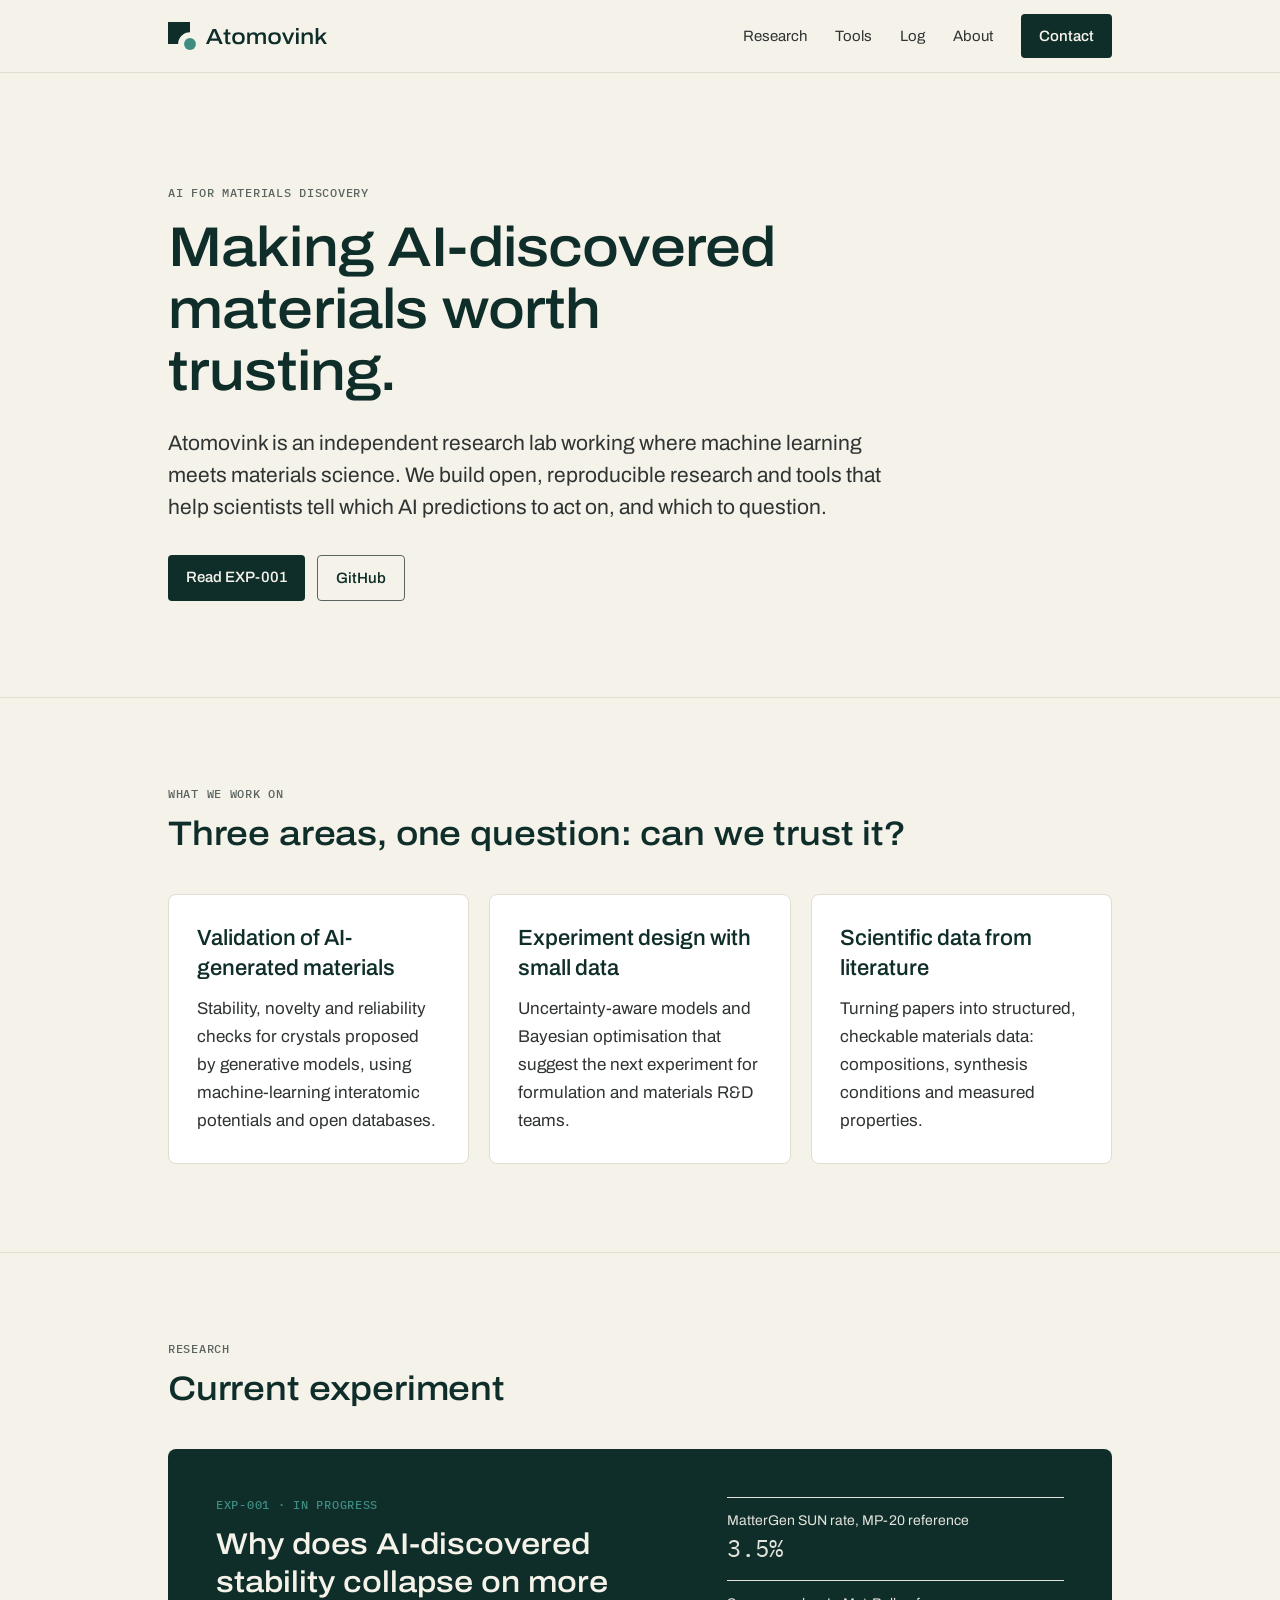
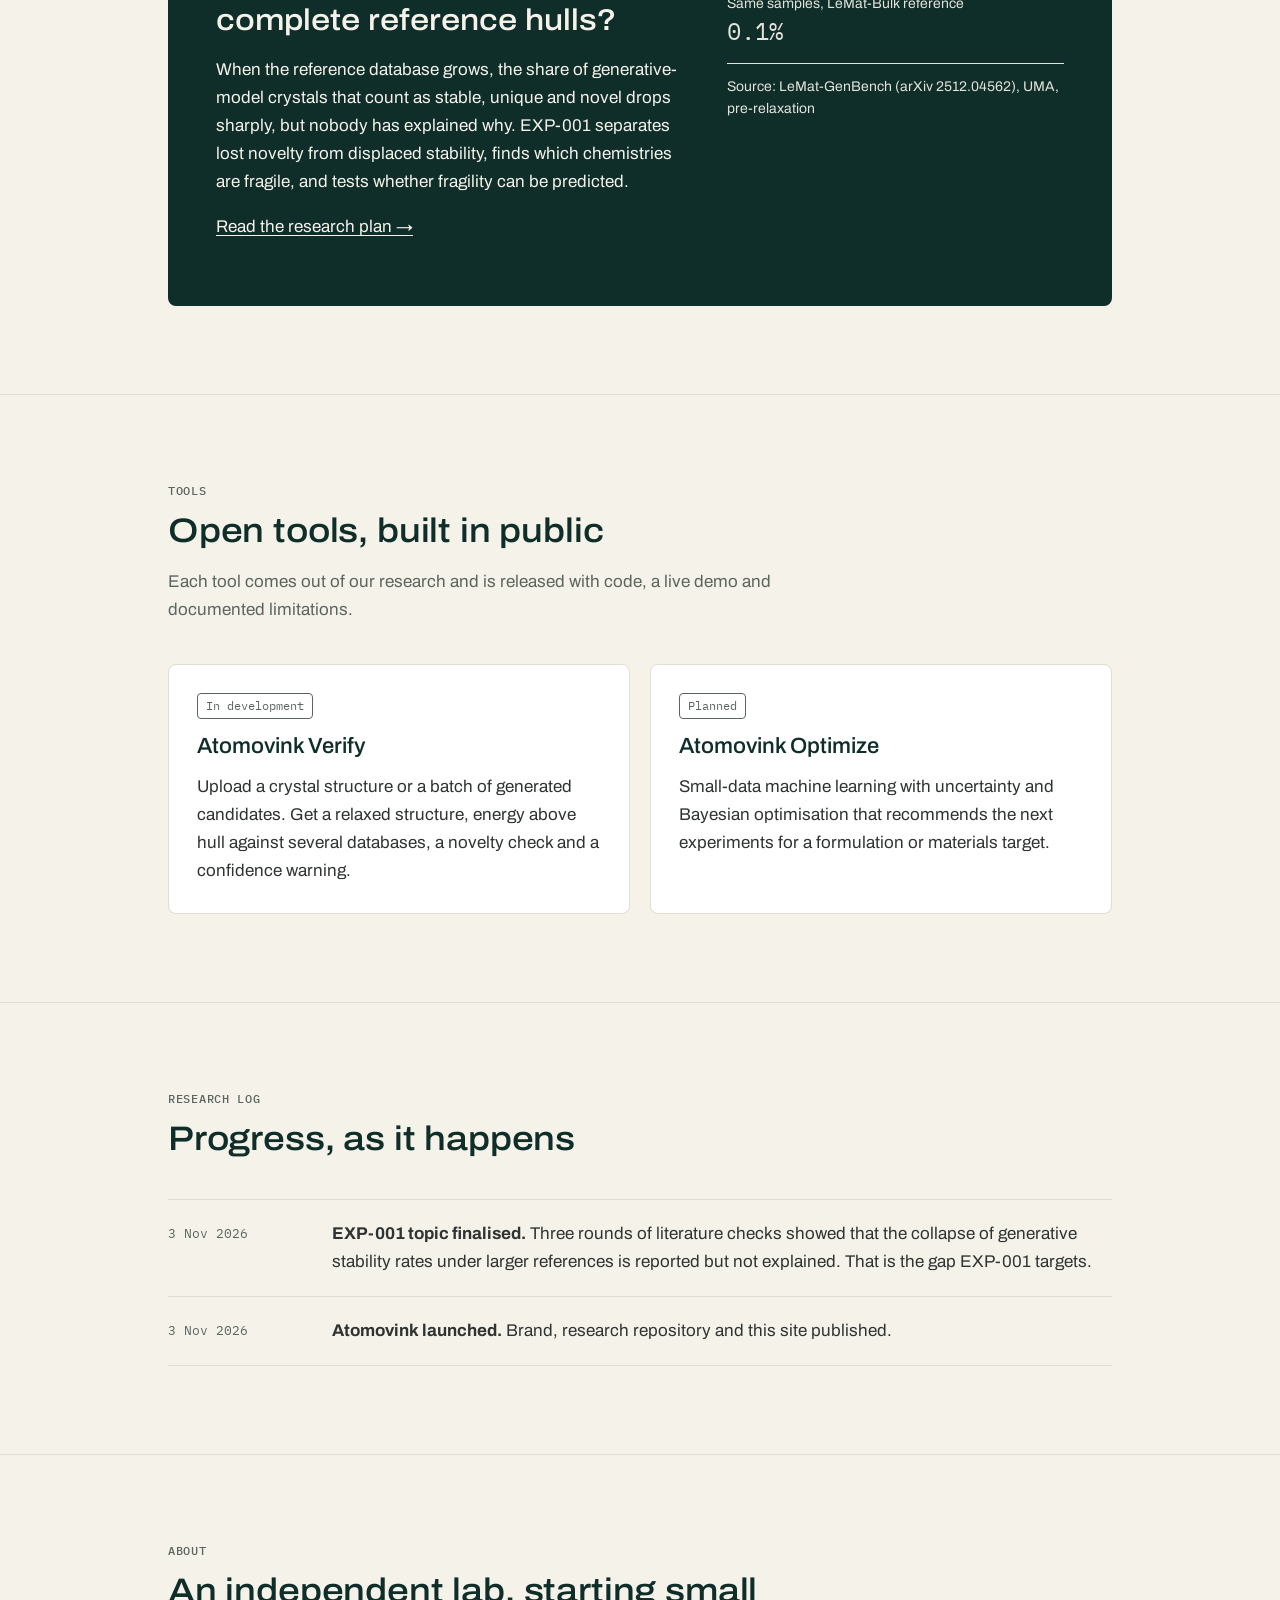
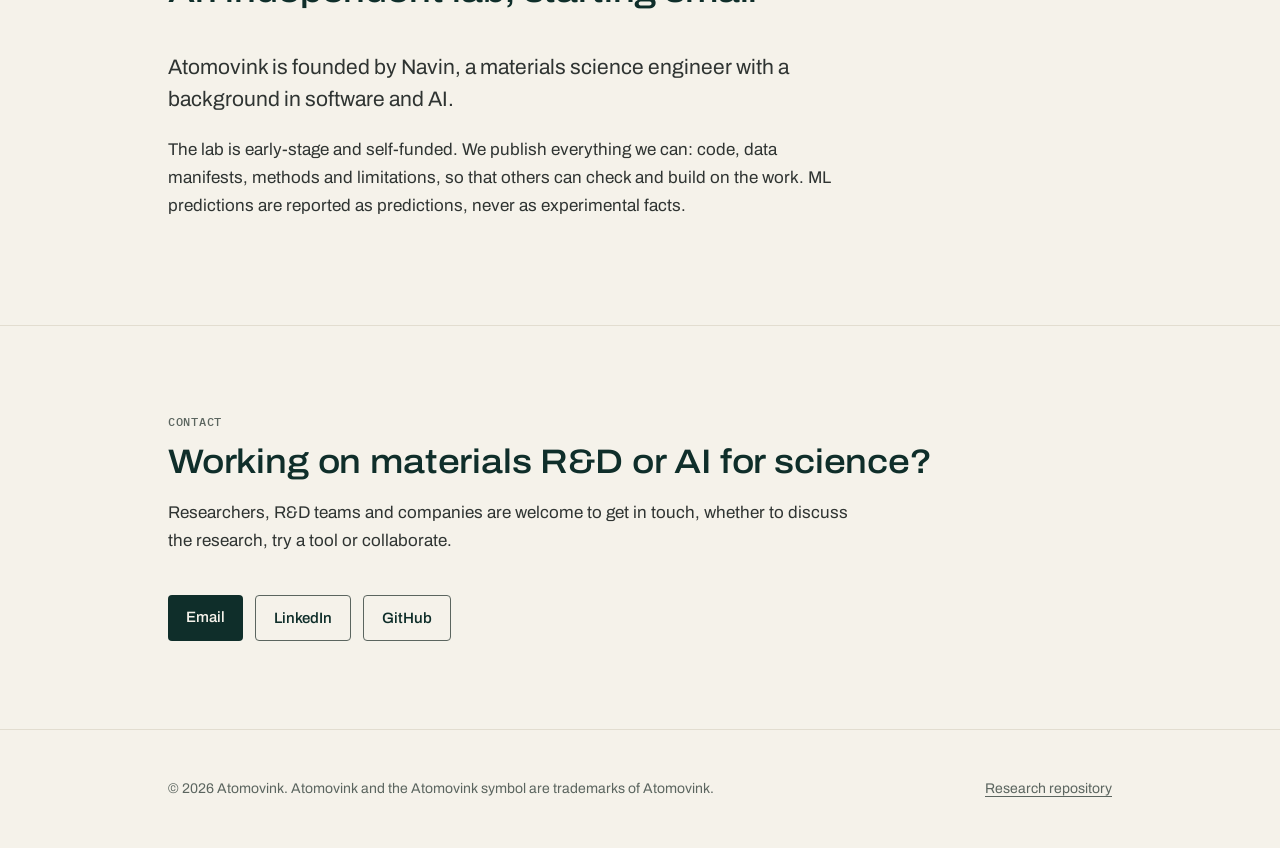
<file: index.html>
<!doctype html>
<html lang="en">
<head>
<meta charset="utf-8">
<meta name="viewport" content="width=device-width, initial-scale=1">
<title>Atomovink · AI for Materials Discovery</title>
<meta name="description" content="Atomovink is an independent research lab building open tools and research that help scientists trust and accelerate AI-driven materials discovery.">
<meta property="og:title" content="Atomovink · AI for Materials Discovery">
<meta property="og:description" content="Open research and tools for trustworthy AI-driven materials discovery.">
<meta property="og:image" content="https://atomovink.github.io/assets/img/og.png">
<meta property="og:type" content="website">
<meta name="twitter:card" content="summary_large_image">
<link rel="icon" href="/favicon.ico" sizes="48x48">
<link rel="icon" href="/favicon.svg" type="image/svg+xml">
<link rel="apple-touch-icon" href="/apple-touch-icon.png">
<link rel="manifest" href="/site.webmanifest">
<meta name="theme-color" content="#0F2E2A">
<link rel="preconnect" href="https://fonts.googleapis.com">
<link rel="preconnect" href="https://fonts.gstatic.com" crossorigin>
<link rel="stylesheet" href="https://fonts.googleapis.com/css2?family=Archivo:wdth,wght@62..125,100..900&family=IBM+Plex+Mono:wght@400;500&display=swap">
<link rel="stylesheet" href="/assets/css/tokens.css">
<link rel="stylesheet" href="/assets/css/site.css">
</head>
<body>

<header class="header">
  <div class="wrap">
    <a class="logo" href="/" aria-label="Atomovink home">
      <img class="logo-light" src="/assets/img/atomovink-logo-light.svg" alt="Atomovink">
      <img class="logo-dark" src="/assets/img/atomovink-logo-dark.svg" alt="Atomovink">
    </a>
    <nav>
      <a href="#research">Research</a>
      <a href="#tools">Tools</a>
      <a href="#log">Log</a>
      <a href="#about">About</a>
      <a class="btn" href="#contact">Contact</a>
    </nav>
  </div>
</header>

<main>
  <section class="hero">
    <div class="wrap">
      <div class="eyebrow">AI for Materials Discovery</div>
      <h1>Making AI-discovered materials worth trusting.</h1>
      <p class="lead">Atomovink is an independent research lab working where machine learning meets materials science. We build open, reproducible research and tools that help scientists tell which AI predictions to act on, and which to question.</p>
      <div class="actions">
        <a class="btn" href="/research/exp-001.html">Read EXP-001</a>
        <a class="btn btn-ghost" href="https://github.com/Atomovink">GitHub</a>
      </div>
    </div>
  </section>

  <section id="focus">
    <div class="wrap">
      <div class="section-head">
        <div class="eyebrow">What we work on</div>
        <h2>Three areas, one question: can we trust it?</h2>
      </div>
      <div class="grid">
        <div class="card">
          <h3>Validation of AI-generated materials</h3>
          <p>Stability, novelty and reliability checks for crystals proposed by generative models, using machine-learning interatomic potentials and open databases.</p>
        </div>
        <div class="card">
          <h3>Experiment design with small data</h3>
          <p>Uncertainty-aware models and Bayesian optimisation that suggest the next experiment for formulation and materials R&amp;D teams.</p>
        </div>
        <div class="card">
          <h3>Scientific data from literature</h3>
          <p>Turning papers into structured, checkable materials data: compositions, synthesis conditions and measured properties.</p>
        </div>
      </div>
    </div>
  </section>

  <section id="research">
    <div class="wrap">
      <div class="section-head">
        <div class="eyebrow">Research</div>
        <h2>Current experiment</h2>
      </div>
      <div class="feature">
        <div>
          <div class="eyebrow">EXP-001 · In progress</div>
          <h3>Why does AI-discovered stability collapse on more complete reference hulls?</h3>
          <p>When the reference database grows, the share of generative-model crystals that count as stable, unique and novel drops sharply, but nobody has explained why. EXP-001 separates lost novelty from displaced stability, finds which chemistries are fragile, and tests whether fragility can be predicted.</p>
          <p><a href="/research/exp-001.html">Read the research plan →</a></p>
        </div>
        <div class="stats">
          <div class="stat"><div class="small">MatterGen SUN rate, MP-20 reference</div><div class="num">3.5%</div></div>
          <div class="stat"><div class="small">Same samples, LeMat-Bulk reference</div><div class="num">0.1%</div></div>
          <div class="stat"><div class="small">Source: LeMat-GenBench (arXiv 2512.04562), UMA, pre-relaxation</div></div>
        </div>
      </div>
    </div>
  </section>

  <section id="tools">
    <div class="wrap">
      <div class="section-head">
        <div class="eyebrow">Tools</div>
        <h2>Open tools, built in public</h2>
        <p class="muted">Each tool comes out of our research and is released with code, a live demo and documented limitations.</p>
      </div>
      <div class="grid grid-2">
        <div class="card">
          <span class="tag">In development</span>
          <h3>Atomovink Verify</h3>
          <p>Upload a crystal structure or a batch of generated candidates. Get a relaxed structure, energy above hull against several databases, a novelty check and a confidence warning.</p>
        </div>
        <div class="card">
          <span class="tag">Planned</span>
          <h3>Atomovink Optimize</h3>
          <p>Small-data machine learning with uncertainty and Bayesian optimisation that recommends the next experiments for a formulation or materials target.</p>
        </div>
      </div>
    </div>
  </section>

  <section id="log">
    <div class="wrap">
      <div class="section-head">
        <div class="eyebrow">Research log</div>
        <h2>Progress, as it happens</h2>
      </div>
      <ul class="log">
        <li><time datetime="2026-11-03">3 Nov 2026</time><div><strong>EXP-001 topic finalised.</strong> Three rounds of literature checks showed that the collapse of generative stability rates under larger references is reported but not explained. That is the gap EXP-001 targets.</div></li>
        <li><time datetime="2026-11-03">3 Nov 2026</time><div><strong>Atomovink launched.</strong> Brand, research repository and this site published.</div></li>
      </ul>
    </div>
  </section>

  <section id="about">
    <div class="wrap">
      <div class="section-head">
        <div class="eyebrow">About</div>
        <h2>An independent lab, starting small</h2>
      </div>
      <!-- TODO: confirm founder name and add a short personal bio -->
      <p class="lead">Atomovink is founded by Navin, a materials science engineer with a background in software and AI.</p>
      <p>The lab is early-stage and self-funded. We publish everything we can: code, data manifests, methods and limitations, so that others can check and build on the work. ML predictions are reported as predictions, never as experimental facts.</p>
    </div>
  </section>

  <section id="contact">
    <div class="wrap">
      <div class="section-head">
        <div class="eyebrow">Contact</div>
        <h2>Working on materials R&amp;D or AI for science?</h2>
        <p>Researchers, R&amp;D teams and companies are welcome to get in touch, whether to discuss the research, try a tool or collaborate.</p>
      </div>
      <div class="actions" style="display:flex;flex-wrap:wrap;gap:12px">
        <!-- TODO: replace with your public contact email and LinkedIn profile URL -->
        <a class="btn" href="mailto:hello@example.com">Email</a>
        <a class="btn btn-ghost" href="https://www.linkedin.com/">LinkedIn</a>
        <a class="btn btn-ghost" href="https://github.com/Atomovink">GitHub</a>
      </div>
    </div>
  </section>
</main>

<footer>
  <div class="wrap">
    <span>© 2026 Atomovink. Atomovink and the Atomovink symbol are trademarks of Atomovink.</span>
    <span><a href="https://github.com/Atomovink/atomovink-research">Research repository</a></span>
  </div>
</footer>

</body>
</html>
</file>
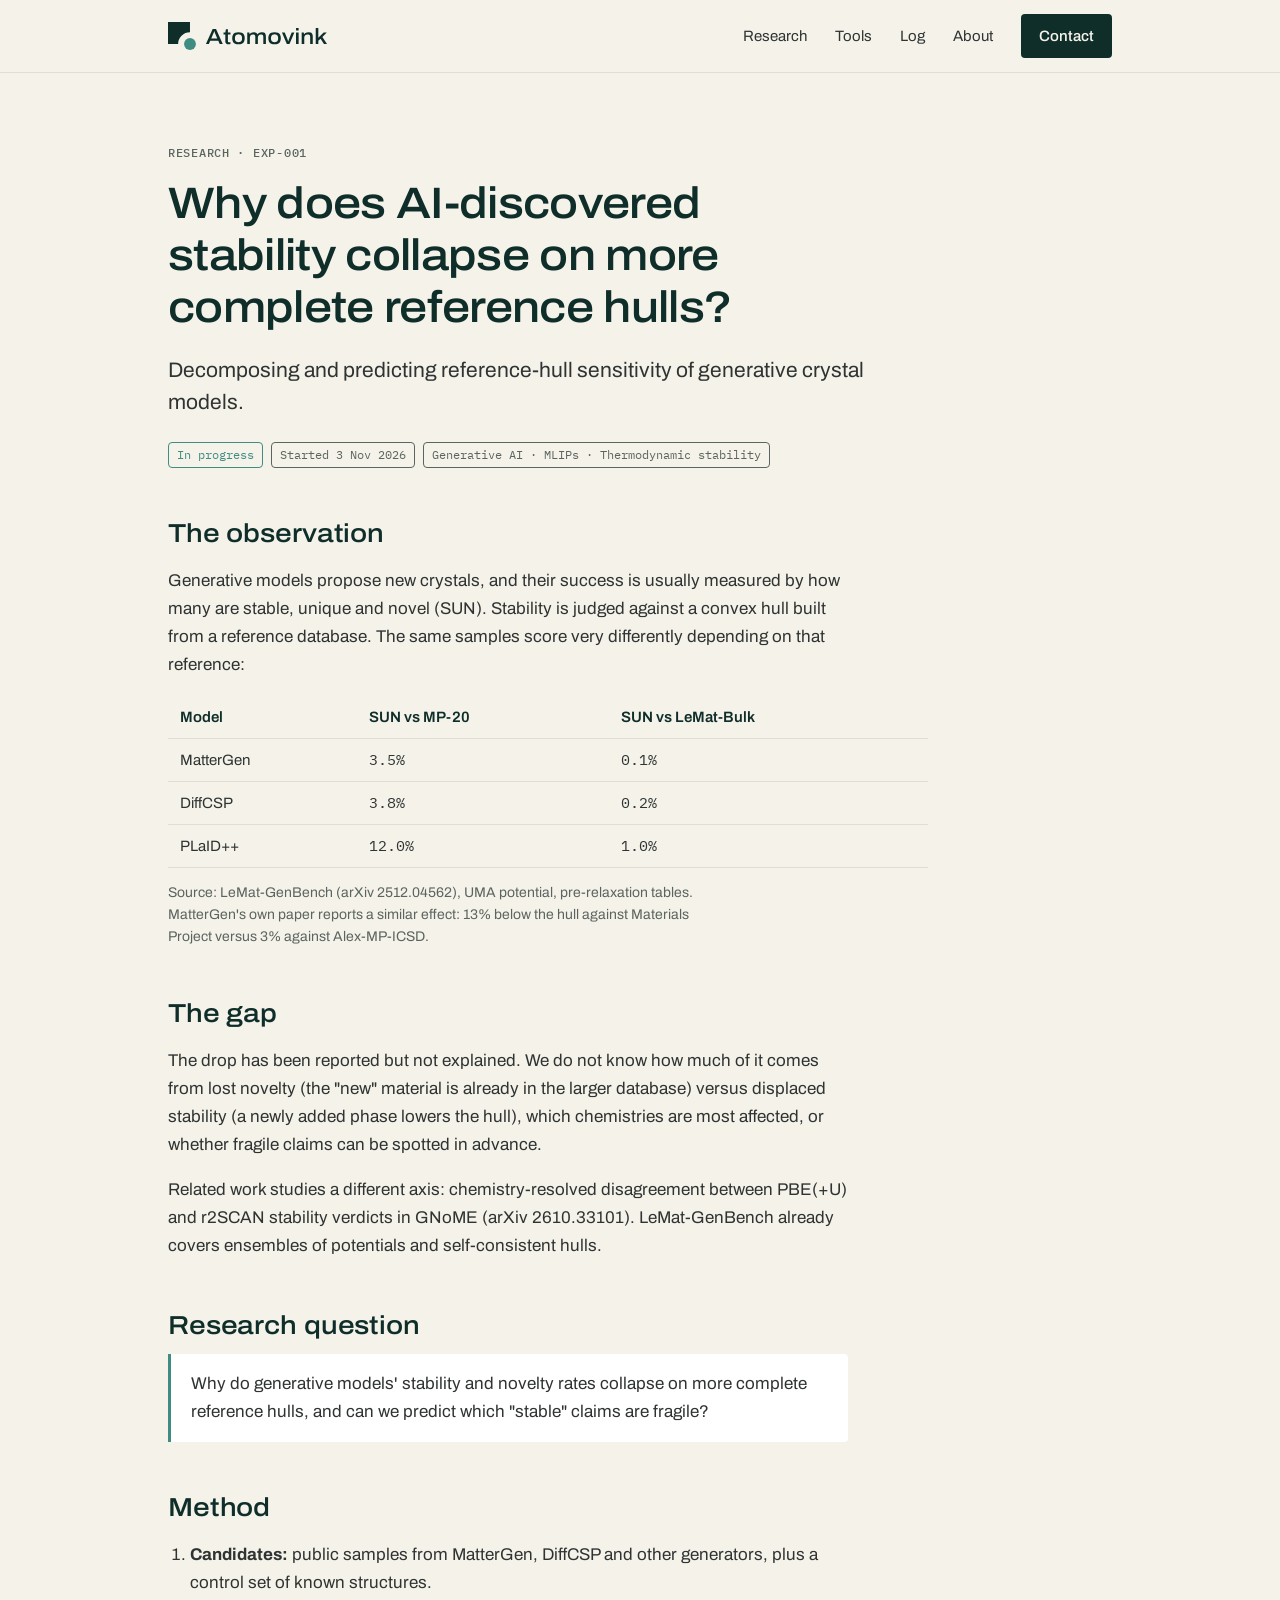
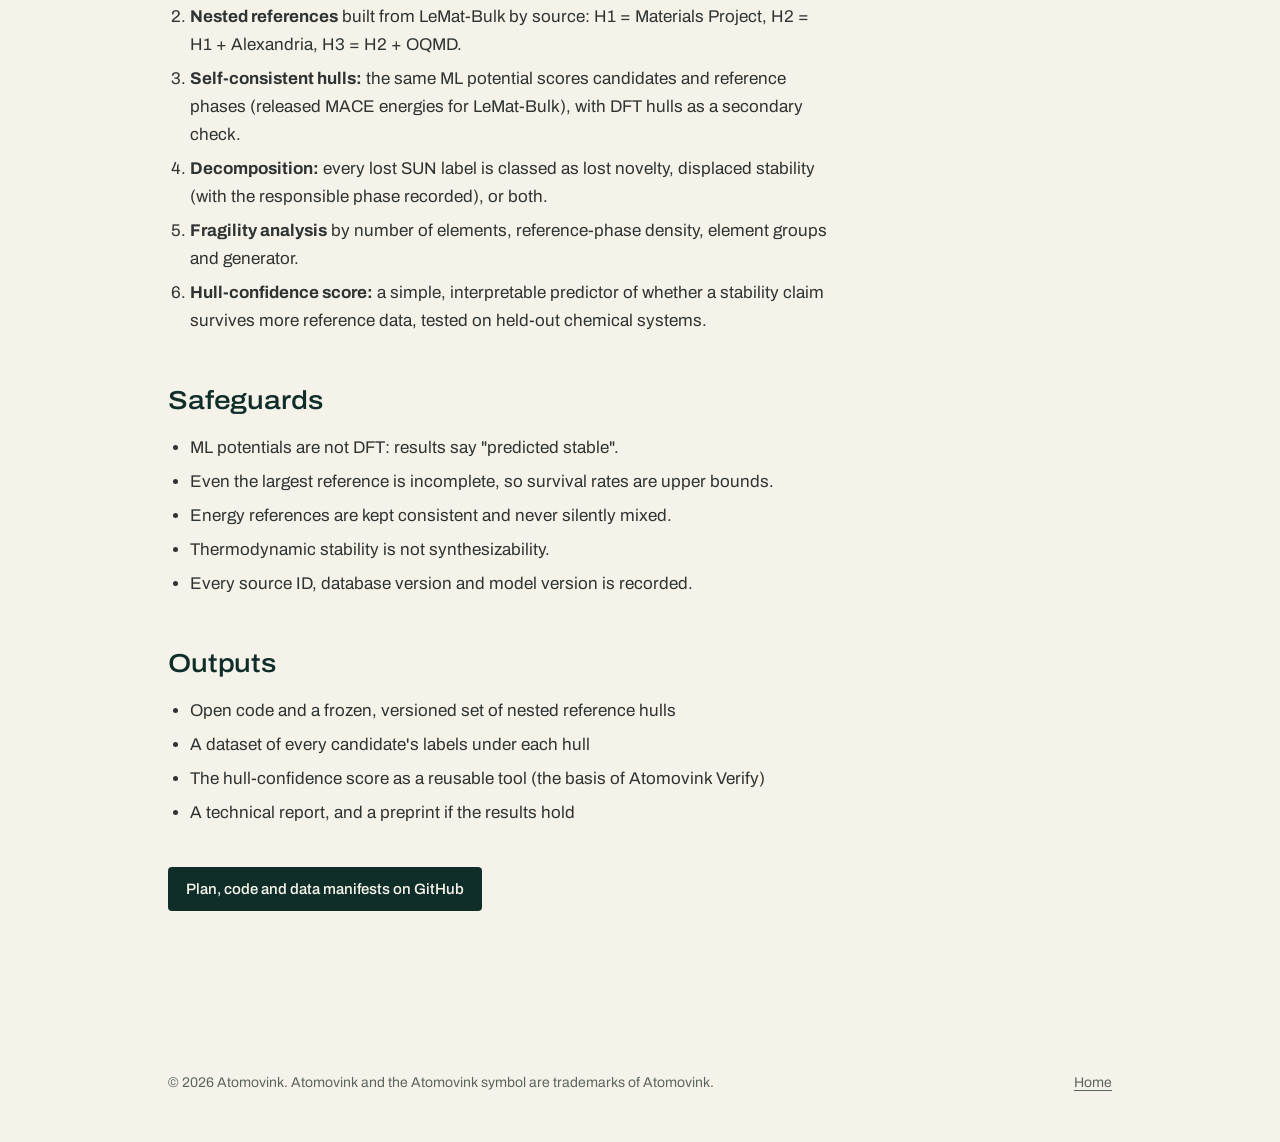
<file: research/exp-001.html>
<!doctype html>
<html lang="en">
<head>
<meta charset="utf-8">
<meta name="viewport" content="width=device-width, initial-scale=1">
<title>EXP-001 · Atomovink Research</title>
<meta name="description" content="Why does AI-discovered stability collapse on more complete reference hulls? Research plan for decomposing and predicting reference-hull sensitivity of generative crystal models.">
<meta property="og:title" content="EXP-001: Why does AI-discovered stability collapse on more complete reference hulls?">
<meta property="og:description" content="Decomposing and predicting reference-hull sensitivity of generative crystal models.">
<meta property="og:image" content="https://atomovink.github.io/assets/img/og.png">
<meta name="twitter:card" content="summary_large_image">
<link rel="icon" href="/favicon.ico" sizes="48x48">
<link rel="icon" href="/favicon.svg" type="image/svg+xml">
<link rel="apple-touch-icon" href="/apple-touch-icon.png">
<meta name="theme-color" content="#0F2E2A">
<link rel="preconnect" href="https://fonts.googleapis.com">
<link rel="preconnect" href="https://fonts.gstatic.com" crossorigin>
<link rel="stylesheet" href="https://fonts.googleapis.com/css2?family=Archivo:wdth,wght@62..125,100..900&family=IBM+Plex+Mono:wght@400;500&display=swap">
<link rel="stylesheet" href="/assets/css/tokens.css">
<link rel="stylesheet" href="/assets/css/site.css">
</head>
<body>

<header class="header">
  <div class="wrap">
    <a class="logo" href="/" aria-label="Atomovink home">
      <img class="logo-light" src="/assets/img/atomovink-logo-light.svg" alt="Atomovink">
      <img class="logo-dark" src="/assets/img/atomovink-logo-dark.svg" alt="Atomovink">
    </a>
    <nav>
      <a href="/#research">Research</a>
      <a href="/#tools">Tools</a>
      <a href="/#log">Log</a>
      <a href="/#about">About</a>
      <a class="btn" href="/#contact">Contact</a>
    </nav>
  </div>
</header>

<main class="article">
  <div class="wrap">
    <div class="eyebrow">Research · EXP-001</div>
    <h1>Why does AI-discovered stability collapse on more complete reference hulls?</h1>
    <p class="lead">Decomposing and predicting reference-hull sensitivity of generative crystal models.</p>
    <div class="meta">
      <span class="tag live">In progress</span>
      <span class="tag">Started 3 Nov 2026</span>
      <span class="tag">Generative AI · MLIPs · Thermodynamic stability</span>
    </div>

    <h2>The observation</h2>
    <p>Generative models propose new crystals, and their success is usually measured by how many are stable, unique and novel (SUN). Stability is judged against a convex hull built from a reference database. The same samples score very differently depending on that reference:</p>
    <div class="table-scroll">
      <table>
        <thead><tr><th>Model</th><th>SUN vs MP-20</th><th>SUN vs LeMat-Bulk</th></tr></thead>
        <tbody>
          <tr><td>MatterGen</td><td class="num">3.5%</td><td class="num">0.1%</td></tr>
          <tr><td>DiffCSP</td><td class="num">3.8%</td><td class="num">0.2%</td></tr>
          <tr><td>PLaID++</td><td class="num">12.0%</td><td class="num">1.0%</td></tr>
        </tbody>
      </table>
    </div>
    <p class="small muted">Source: LeMat-GenBench (arXiv 2512.04562), UMA potential, pre-relaxation tables. MatterGen's own paper reports a similar effect: 13% below the hull against Materials Project versus 3% against Alex-MP-ICSD.</p>

    <h2>The gap</h2>
    <p>The drop has been reported but not explained. We do not know how much of it comes from lost novelty (the "new" material is already in the larger database) versus displaced stability (a newly added phase lowers the hull), which chemistries are most affected, or whether fragile claims can be spotted in advance.</p>
    <p>Related work studies a different axis: chemistry-resolved disagreement between PBE(+U) and r2SCAN stability verdicts in GNoME (arXiv 2610.33101). LeMat-GenBench already covers ensembles of potentials and self-consistent hulls.</p>

    <h2>Research question</h2>
    <div class="callout">Why do generative models' stability and novelty rates collapse on more complete reference hulls, and can we predict which "stable" claims are fragile?</div>

    <h2>Method</h2>
    <ol>
      <li><strong>Candidates:</strong> public samples from MatterGen, DiffCSP and other generators, plus a control set of known structures.</li>
      <li><strong>Nested references</strong> built from LeMat-Bulk by source: H1 = Materials Project, H2 = H1 + Alexandria, H3 = H2 + OQMD.</li>
      <li><strong>Self-consistent hulls:</strong> the same ML potential scores candidates and reference phases (released MACE energies for LeMat-Bulk), with DFT hulls as a secondary check.</li>
      <li><strong>Decomposition:</strong> every lost SUN label is classed as lost novelty, displaced stability (with the responsible phase recorded), or both.</li>
      <li><strong>Fragility analysis</strong> by number of elements, reference-phase density, element groups and generator.</li>
      <li><strong>Hull-confidence score:</strong> a simple, interpretable predictor of whether a stability claim survives more reference data, tested on held-out chemical systems.</li>
    </ol>

    <h2>Safeguards</h2>
    <ul>
      <li>ML potentials are not DFT: results say "predicted stable".</li>
      <li>Even the largest reference is incomplete, so survival rates are upper bounds.</li>
      <li>Energy references are kept consistent and never silently mixed.</li>
      <li>Thermodynamic stability is not synthesizability.</li>
      <li>Every source ID, database version and model version is recorded.</li>
    </ul>

    <h2>Outputs</h2>
    <ul>
      <li>Open code and a frozen, versioned set of nested reference hulls</li>
      <li>A dataset of every candidate's labels under each hull</li>
      <li>The hull-confidence score as a reusable tool (the basis of Atomovink Verify)</li>
      <li>A technical report, and a preprint if the results hold</li>
    </ul>

    <p style="margin-top:40px"><a class="btn" href="https://github.com/Atomovink/atomovink-research/tree/main/experiments/exp-001-generative-materials-audit">Plan, code and data manifests on GitHub</a></p>
  </div>
</main>

<footer>
  <div class="wrap">
    <span>© 2026 Atomovink. Atomovink and the Atomovink symbol are trademarks of Atomovink.</span>
    <span><a href="/">Home</a></span>
  </div>
</footer>

</body>
</html>
</file>
<file: assets/css/tokens.css>
/* Atomovink design tokens — generated by source/build.py */
:root {
  --atomovink-forest: #0F2E2A;
  --atomovink-forest700: #1B4038;
  --atomovink-forest900: #0A2420;
  --atomovink-teal: #3E8C82;
  --atomovink-ivory: #F5F2EA;
  --atomovink-graphite: #2F3432;
  --atomovink-stone: #5B655F;
  --atomovink-sage: #B4C2B5;
  --atomovink-rule: #E2DDD0;
  --atomovink-white: #FFFFFF;
  --atomovink-black: #000000;

  /* semantic — light (default) */
  --color-brand: var(--atomovink-forest);
  --color-accent: var(--atomovink-teal);
  --color-background: var(--atomovink-ivory);
  --color-surface: var(--atomovink-white);
  --color-surface-inverse: var(--atomovink-forest);
  --color-text: var(--atomovink-graphite);
  --color-text-strong: var(--atomovink-forest);
  --color-text-muted: var(--atomovink-stone);
  --color-text-inverse: var(--atomovink-ivory);
  --color-border: var(--atomovink-rule);
  --color-border-strong: var(--atomovink-stone);
  --color-interactive: var(--atomovink-forest);
  --color-interactive-hover: var(--atomovink-forest700);
  --color-interactive-active: var(--atomovink-forest900);
  --color-on-interactive: var(--atomovink-ivory);
  --color-focus-ring: var(--atomovink-teal);
  --color-disabled-surface: var(--atomovink-rule);
  --color-disabled-text: var(--atomovink-stone);

  /* data visualisation */
  --color-data-1: var(--atomovink-forest);
  --color-data-2: var(--atomovink-teal);
  --color-data-3: var(--atomovink-sage);
  --color-data-4: var(--atomovink-graphite);
  --color-data-5: var(--atomovink-stone);

  --font-sans: 'Archivo', 'Helvetica Neue', Arial, sans-serif;
  --font-mono: 'IBM Plex Mono', ui-monospace, 'SFMono-Regular', Menlo, monospace;
  --radius-s: 4px;
  --radius-m: 8px;
}

[data-theme="dark"] {
  --color-brand: var(--atomovink-ivory);
  --color-accent: var(--atomovink-teal);
  --color-background: var(--atomovink-forest);
  --color-surface: var(--atomovink-forest700);
  --color-surface-inverse: var(--atomovink-ivory);
  --color-text: var(--atomovink-ivory);
  --color-text-strong: var(--atomovink-ivory);
  --color-text-muted: var(--atomovink-sage);
  --color-text-inverse: var(--atomovink-forest);
  --color-border: var(--atomovink-forest700);
  --color-border-strong: var(--atomovink-sage);
  --color-interactive: var(--atomovink-ivory);
  --color-interactive-hover: var(--atomovink-white);
  --color-interactive-active: var(--atomovink-sage);
  --color-on-interactive: var(--atomovink-forest);
  --color-focus-ring: var(--atomovink-teal);
  --color-disabled-surface: var(--atomovink-forest700);
  --color-disabled-text: var(--atomovink-sage);
}

@media (prefers-color-scheme: dark) {
  :root:not([data-theme="light"]) {
    --color-brand: var(--atomovink-ivory);
    --color-accent: var(--atomovink-teal);
    --color-background: var(--atomovink-forest);
    --color-surface: var(--atomovink-forest700);
    --color-surface-inverse: var(--atomovink-ivory);
    --color-text: var(--atomovink-ivory);
    --color-text-strong: var(--atomovink-ivory);
    --color-text-muted: var(--atomovink-sage);
    --color-text-inverse: var(--atomovink-forest);
    --color-border: var(--atomovink-forest700);
    --color-border-strong: var(--atomovink-sage);
    --color-interactive: var(--atomovink-ivory);
    --color-interactive-hover: var(--atomovink-white);
    --color-interactive-active: var(--atomovink-sage);
    --color-on-interactive: var(--atomovink-forest);
    --color-focus-ring: var(--atomovink-teal);
    --color-disabled-surface: var(--atomovink-forest700);
    --color-disabled-text: var(--atomovink-sage);
  }
}
</file>
<file: assets/css/site.css>
/* Atomovink site styles. Colours and fonts come from tokens.css (brand kit). */
* { box-sizing: border-box; }
html { -webkit-text-size-adjust: 100%; }
body {
  margin: 0;
  font-family: var(--font-sans);
  font-size: 17px;
  line-height: 28px;
  background: var(--color-background);
  color: var(--color-text);
}
img { max-width: 100%; display: block; }
a { color: var(--color-text-strong); text-underline-offset: 3px; }
a:hover { color: var(--color-accent); }
a:focus-visible, button:focus-visible { outline: 2px solid var(--color-focus-ring); outline-offset: 2px; }
code { font-family: var(--font-mono); font-size: 0.88em; }

.wrap { max-width: 1040px; margin: 0 auto; padding: 0 48px; }

/* Header */
.header { border-bottom: 1px solid var(--color-border); }
.header .wrap { height: 72px; display: flex; align-items: center; justify-content: space-between; gap: 24px; }
.header .logo img { height: 28px; }
nav { display: flex; align-items: center; gap: 28px; font-size: 15px; }
nav a { color: var(--color-text); text-decoration: none; }
nav a:hover { color: var(--color-text-strong); text-decoration: underline; }
.btn {
  display: inline-block;
  background: var(--color-interactive);
  color: var(--color-on-interactive);
  padding: 12px 18px;
  font-weight: 540;
  font-size: 15px;
  line-height: 20px;
  text-decoration: none;
  border-radius: var(--radius-s);
}
.btn:hover { background: var(--color-interactive-hover); color: var(--color-on-interactive); }
.btn-ghost { background: transparent; color: var(--color-text-strong); border: 1px solid var(--color-border-strong); }
.btn-ghost:hover { background: var(--color-surface); color: var(--color-text-strong); }

.logo-dark { display: none; }
[data-theme="dark"] .logo-light { display: none; }
[data-theme="dark"] .logo-dark { display: block; }
@media (prefers-color-scheme: dark) {
  :root:not([data-theme="light"]) .logo-light { display: none; }
  :root:not([data-theme="light"]) .logo-dark { display: block; }
}

/* Type */
.eyebrow {
  font-family: var(--font-mono);
  font-size: 12px;
  line-height: 16px;
  font-weight: 500;
  letter-spacing: 0.06em;
  text-transform: uppercase;
  color: var(--color-text-muted);
}
h1, h2, h3 { color: var(--color-text-strong); font-weight: 540; margin: 0; }
h1 { font-size: 56px; line-height: 62px; font-stretch: 112%; letter-spacing: -0.015em; }
h2 { font-size: 34px; line-height: 40px; font-stretch: 112%; letter-spacing: -0.005em; }
h3 { font-size: 22px; line-height: 30px; }
.lead { font-size: 21px; line-height: 32px; max-width: 60ch; }
p { max-width: 68ch; }
.muted { color: var(--color-text-muted); }
.small { font-size: 14px; line-height: 22px; }

/* Sections */
section { padding: 88px 0; border-bottom: 1px solid var(--color-border); }
.hero { padding: 112px 0 96px; }
.hero h1 { margin: 16px 0 24px; max-width: 18ch; }
.hero .actions { display: flex; flex-wrap: wrap; gap: 12px; margin-top: 32px; }
.section-head { margin-bottom: 40px; }
.section-head h2 { margin-top: 12px; }
.section-head p { margin-bottom: 0; }

/* Cards */
.grid { display: grid; grid-template-columns: repeat(3, 1fr); gap: 20px; }
.grid-2 { grid-template-columns: repeat(2, 1fr); }
.card {
  background: var(--color-surface);
  border: 1px solid var(--color-border);
  border-radius: var(--radius-m);
  padding: 28px;
  display: flex;
  flex-direction: column;
  gap: 12px;
}
.card p { margin: 0; }
.card .more { margin-top: auto; padding-top: 8px; font-weight: 540; }
.tag {
  align-self: flex-start;
  font-family: var(--font-mono);
  font-size: 12px;
  line-height: 16px;
  padding: 4px 8px;
  border-radius: var(--radius-s);
  border: 1px solid var(--color-border-strong);
  color: var(--color-text-muted);
}
.tag.live { border-color: var(--color-accent); color: var(--color-accent); }

/* Feature (EXP-001) */
.feature {
  background: var(--color-surface-inverse);
  color: var(--color-text-inverse);
  border-radius: var(--radius-m);
  padding: 48px;
  display: grid;
  grid-template-columns: 1.4fr 1fr;
  gap: 40px;
}
.feature h3, .feature a { color: var(--color-text-inverse); }
.feature .eyebrow { color: var(--color-accent); }
.feature h3 { font-size: 30px; line-height: 38px; font-stretch: 112%; margin: 12px 0 16px; }
.feature .stats { display: grid; gap: 16px; align-content: start; }
.stat { border-top: 1px solid currentColor; padding-top: 12px; opacity: 0.92; }
.stat .num { font-family: var(--font-mono); font-size: 24px; line-height: 32px; font-variant-numeric: tabular-nums; }

/* Log */
.log { list-style: none; padding: 0; margin: 0; }
.log li { display: grid; grid-template-columns: 140px 1fr; gap: 24px; padding: 20px 0; border-top: 1px solid var(--color-border); }
.log li:last-child { border-bottom: 1px solid var(--color-border); }
.log time { font-family: var(--font-mono); font-size: 13px; color: var(--color-text-muted); }

/* Article */
.article { padding: 72px 0 96px; }
.article h1 { font-size: 44px; line-height: 52px; margin: 16px 0 20px; max-width: 22ch; }
.article h2 { font-size: 26px; line-height: 34px; margin: 48px 0 12px; }
.article ul, .article ol { max-width: 66ch; padding-left: 22px; }
.article li { margin-bottom: 6px; }
.meta { display: flex; flex-wrap: wrap; gap: 8px; margin: 24px 0 8px; }
table { border-collapse: collapse; width: 100%; max-width: 760px; font-size: 15px; line-height: 22px; }
th, td { text-align: left; padding: 10px 12px; border-bottom: 1px solid var(--color-border); vertical-align: top; }
th { font-weight: 600; color: var(--color-text-strong); }
td.num { font-family: var(--font-mono); font-variant-numeric: tabular-nums; }
.table-scroll { overflow-x: auto; }
.callout {
  border-left: 3px solid var(--color-accent);
  background: var(--color-surface);
  padding: 16px 20px;
  max-width: 68ch;
  border-radius: 0 var(--radius-s) var(--radius-s) 0;
}

/* Footer */
footer { padding: 48px 0; font-size: 14px; line-height: 22px; color: var(--color-text-muted); }
footer .wrap { display: flex; flex-wrap: wrap; justify-content: space-between; gap: 16px; }
footer a { color: var(--color-text-muted); }

@media (max-width: 860px) {
  .grid, .grid-2 { grid-template-columns: 1fr; }
  .feature { grid-template-columns: 1fr; padding: 32px 24px; }
}
@media (max-width: 720px) {
  .wrap { padding: 0 16px; }
  .header .wrap { height: 56px; }
  .header .logo img { height: 24px; }
  nav a:not(.btn) { display: none; }
  h1 { font-size: 38px; line-height: 44px; }
  .article h1 { font-size: 32px; line-height: 40px; }
  h2 { font-size: 26px; line-height: 32px; }
  .lead { font-size: 19px; line-height: 30px; }
  section { padding: 64px 0; }
  .hero { padding: 64px 0; }
  .log li { grid-template-columns: 1fr; gap: 4px; }
}
</file>
